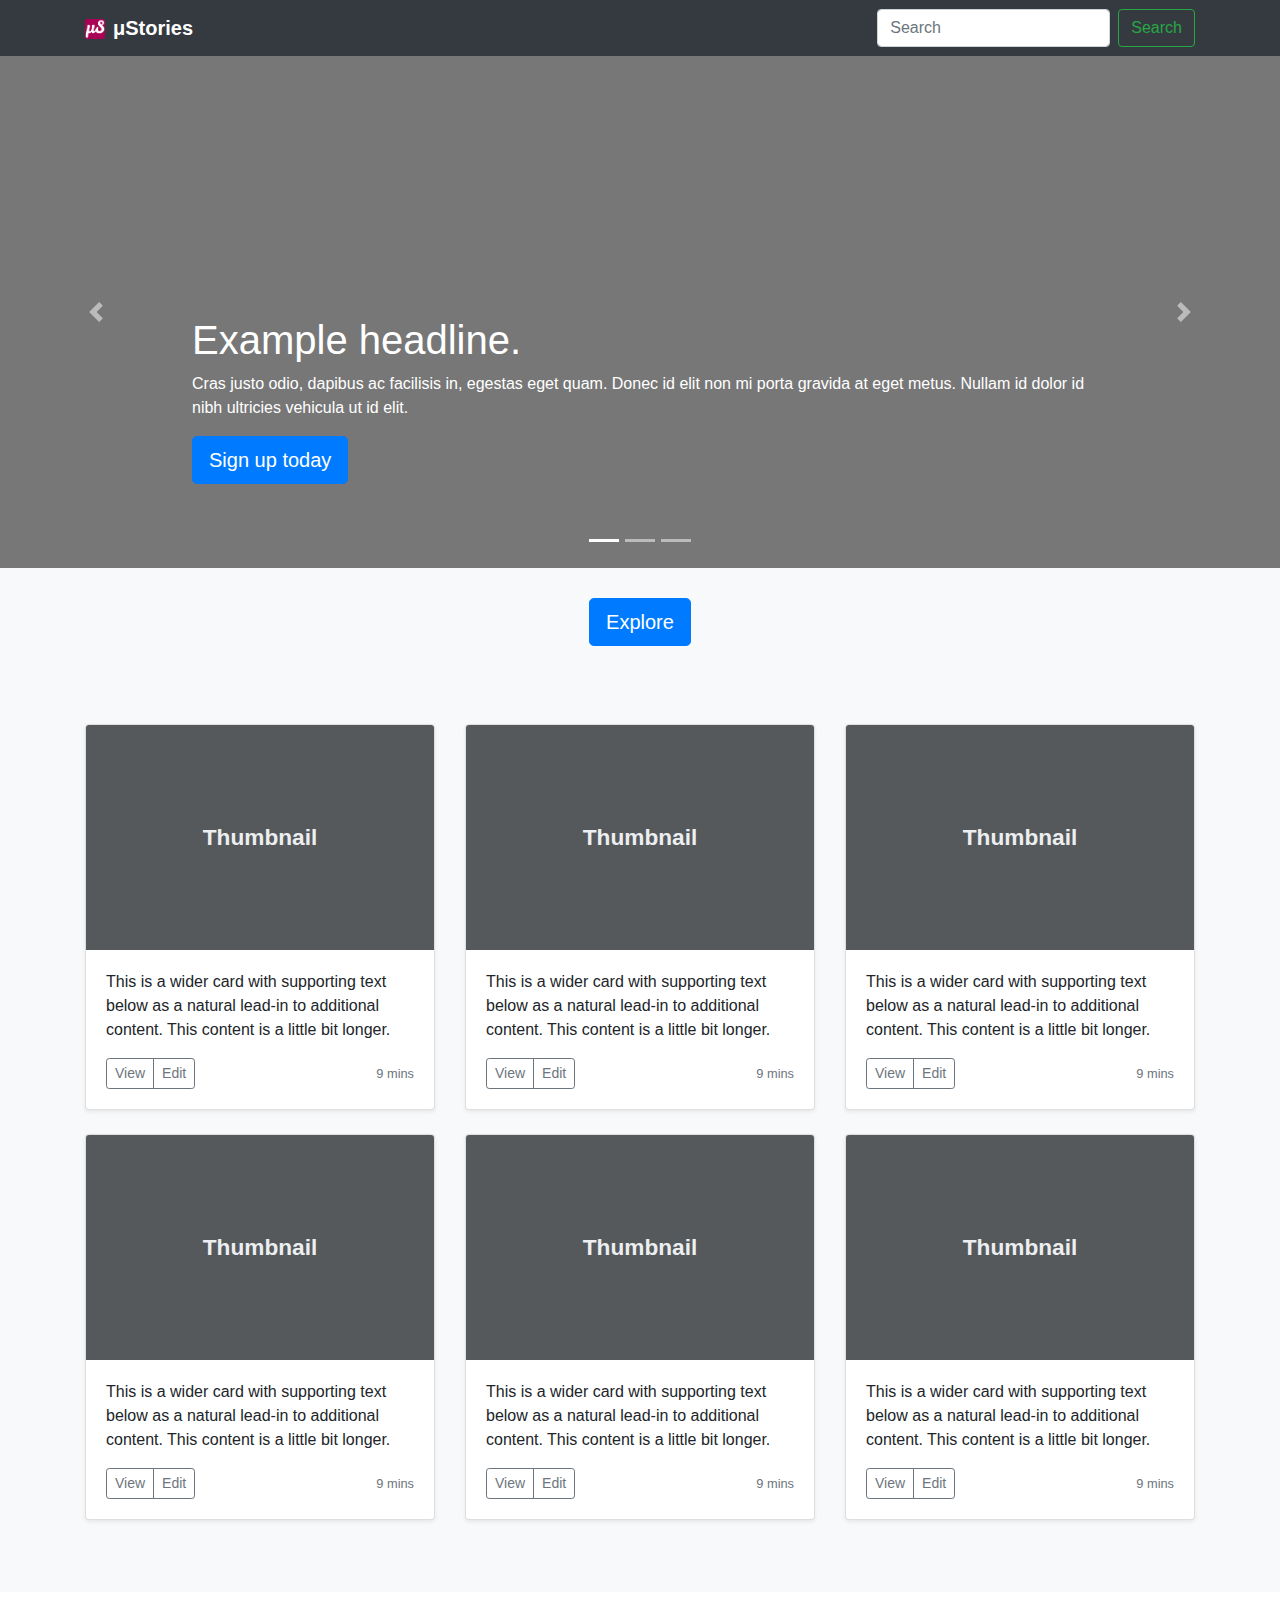
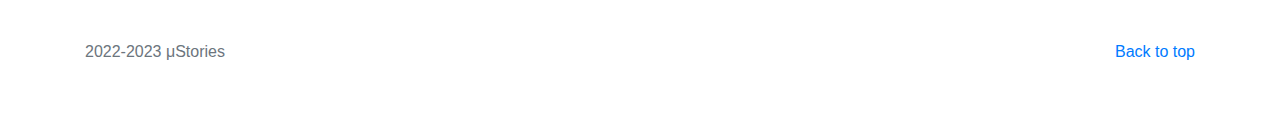
<file: additional-material/templates/index.html>
<!DOCTYPE html>
<html lang="en">
<head>
    <meta http-equiv="Content-Type" content="text/html; charset=UTF-8"/>

    <meta
            name="viewport"
            content="width=device-width, initial-scale=1, shrink-to-fit=no"
    />
    <meta name="description" content=""/>
    <meta name="author" content=""/>
    <link href="./img/favicon.ico" rel="icon"/>

    <title>μStories</title>

    <link
            rel="canonical"
            href="./index.html"
    />

    <!-- Bootstrap core CSS -->
    <link href="./resources/bootstrap.min.css" rel="stylesheet"/>

    <!-- Custom styles for this template -->
    <link href="./resources/base.css" rel="stylesheet"/>
</head>

<body>
<header>
    <div class="navbar navbar-dark bg-dark shadow-sm">
        <div class="container d-flex justify-content-between">
            <a
                    href="./index.html"
                    class="navbar-brand d-flex align-items-center"
            >
                <img
                        id="microstories-logo"
                        class="mr-2"
                        src="./img/microstories-logo.png"
                />
                <strong>μStories</strong>
            </a>
            <form class="form-inline mt-2 mt-md-0">
                <input
                        class="form-control mr-sm-2"
                        type="text"
                        placeholder="Search"
                        aria-label="Search"
                />
                <button class="btn btn-outline-success my-2 my-sm-0" type="submit">
                    Search
                </button>
            </form>
        </div>
    </div>
</header>

<main role="main">
    <div id="myCarousel" class="carousel slide" data-ride="carousel">
        <ol class="carousel-indicators">
            <li data-target="#myCarousel" data-slide-to="0" class="active"></li>
            <li data-target="#myCarousel" data-slide-to="1"></li>
            <li data-target="#myCarousel" data-slide-to="2"></li>
        </ol>
        <div class="carousel-inner">
            <div class="carousel-item active">
                <img
                        class="first-slide"
                        src="[data-uri]"
                        alt="First slide"
                />
                <div class="container">
                    <div class="carousel-caption text-left">
                        <h1>Example headline.</h1>
                        <p>
                            Cras justo odio, dapibus ac facilisis in, egestas eget quam.
                            Donec id elit non mi porta gravida at eget metus. Nullam id
                            dolor id nibh ultricies vehicula ut id elit.
                        </p>
                        <p>
                            <a class="btn btn-lg btn-primary" href="#" role="button"
                            >Sign up today</a
                            >
                        </p>
                    </div>
                </div>
            </div>
            <div class="carousel-item">
                <img
                        class="second-slide"
                        src="[data-uri]"
                        alt="Second slide"
                />
                <div class="container">
                    <div class="carousel-caption">
                        <h1>Another example headline.</h1>
                        <p>
                            Cras justo odio, dapibus ac facilisis in, egestas eget quam.
                            Donec id elit non mi porta gravida at eget metus. Nullam id
                            dolor id nibh ultricies vehicula ut id elit.
                        </p>
                        <p>
                            <a class="btn btn-lg btn-primary" href="#" role="button"
                            >Learn more</a
                            >
                        </p>
                    </div>
                </div>
            </div>
            <div class="carousel-item">
                <img
                        class="third-slide"
                        src="[data-uri]"
                        alt="Third slide"
                />
                <div class="container">
                    <div class="carousel-caption text-right">
                        <h1>One more for good measure.</h1>
                        <p>
                            Cras justo odio, dapibus ac facilisis in, egestas eget quam.
                            Donec id elit non mi porta gravida at eget metus. Nullam id
                            dolor id nibh ultricies vehicula ut id elit.
                        </p>
                        <p>
                            <a class="btn btn-lg btn-primary" href="#" role="button"
                            >Browse gallery</a
                            >
                        </p>
                    </div>
                </div>
            </div>
        </div>
        <a
                class="carousel-control-prev"
                href="#myCarousel"
                role="button"
                data-slide="prev"
        >
            <span class="carousel-control-prev-icon" aria-hidden="true"></span>
            <span class="sr-only">Previous</span>
        </a>
        <a
                class="carousel-control-next"
                href="#myCarousel"
                role="button"
                data-slide="next"
        >
            <span class="carousel-control-next-icon" aria-hidden="true"></span>
            <span class="sr-only">Next</span>
        </a>
    </div>

    <!-- Explorar button -->
    <div class="explore-btn">
        <a class="btn btn-lg btn-primary" href="./explore.html" role="button">Explore</a>
    </div>

    <!-- Stories -->
    <div class="album py-5 bg-light">
        <div class="container">
            <div class="row">
                <!-- Story -->

                <div class="col-md-4">
                    <div class="card mb-4 shadow-sm">
                        <img
                                class="card-img-top"
                                data-src="holder.js/100px225?theme=thumb&amp;bg=55595c&amp;fg=eceeef&amp;text=Thumbnail"
                                alt="Thumbnail [100%x225]"
                                style="height: 225px; width: 100%; display: block"
                                src="data:image/svg+xml;charset=UTF-8,%3Csvg%20width%3D%22348%22%20height%3D%22225%22%20xmlns%3D%22http%3A%2F%2Fwww.w3.org%2F2000%2Fsvg%22%20viewBox%3D%220%200%20348%20225%22%20preserveAspectRatio%3D%22none%22%3E%3Cdefs%3E%3Cstyle%20type%3D%22text%2Fcss%22%3E%23holder_1845ec2b083%20text%20%7B%20fill%3A%23eceeef%3Bfont-weight%3Abold%3Bfont-family%3AArial%2C%20Helvetica%2C%20Open%20Sans%2C%20sans-serif%2C%20monospace%3Bfont-size%3A17pt%20%7D%20%3C%2Fstyle%3E%3C%2Fdefs%3E%3Cg%20id%3D%22holder_1845ec2b083%22%3E%3Crect%20width%3D%22348%22%20height%3D%22225%22%20fill%3D%22%2355595c%22%3E%3C%2Frect%3E%3Cg%3E%3Ctext%20x%3D%22116.71875%22%20y%3D%22120.3%22%3EThumbnail%3C%2Ftext%3E%3C%2Fg%3E%3C%2Fg%3E%3C%2Fsvg%3E"
                                data-holder-rendered="true"
                        />
                        <div class="card-body">
                            <p class="card-text">
                                This is a wider card with supporting text below as a natural
                                lead-in to additional content. This content is a little bit
                                longer.
                            </p>
                            <div
                                    class="d-flex justify-content-between align-items-center"
                            >
                                <div class="btn-group">
                                    <button
                                            type="button"
                                            class="btn btn-sm btn-outline-secondary"
                                            data-toggle="modal"
                                            data-target="#storyModal"
                                    >
                                        View
                                    </button>

                                    <button
                                            type="button"
                                            class="btn btn-sm btn-outline-secondary"
                                    >
                                        Edit
                                    </button>
                                </div>
                                <small class="text-muted">9 mins</small>
                            </div>
                        </div>
                    </div>
                </div>
                <!-- Story -->
                <div class="col-md-4">
                    <div class="card mb-4 shadow-sm">
                        <img
                                class="card-img-top"
                                data-src="holder.js/100px225?theme=thumb&amp;bg=55595c&amp;fg=eceeef&amp;text=Thumbnail"
                                alt="Thumbnail [100%x225]"
                                src="data:image/svg+xml;charset=UTF-8,%3Csvg%20width%3D%22348%22%20height%3D%22225%22%20xmlns%3D%22http%3A%2F%2Fwww.w3.org%2F2000%2Fsvg%22%20viewBox%3D%220%200%20348%20225%22%20preserveAspectRatio%3D%22none%22%3E%3Cdefs%3E%3Cstyle%20type%3D%22text%2Fcss%22%3E%23holder_1845ec2b086%20text%20%7B%20fill%3A%23eceeef%3Bfont-weight%3Abold%3Bfont-family%3AArial%2C%20Helvetica%2C%20Open%20Sans%2C%20sans-serif%2C%20monospace%3Bfont-size%3A17pt%20%7D%20%3C%2Fstyle%3E%3C%2Fdefs%3E%3Cg%20id%3D%22holder_1845ec2b086%22%3E%3Crect%20width%3D%22348%22%20height%3D%22225%22%20fill%3D%22%2355595c%22%3E%3C%2Frect%3E%3Cg%3E%3Ctext%20x%3D%22116.71875%22%20y%3D%22120.3%22%3EThumbnail%3C%2Ftext%3E%3C%2Fg%3E%3C%2Fg%3E%3C%2Fsvg%3E"
                                data-holder-rendered="true"
                                style="height: 225px; width: 100%; display: block"
                        />
                        <div class="card-body">
                            <p class="card-text">
                                This is a wider card with supporting text below as a natural
                                lead-in to additional content. This content is a little bit
                                longer.
                            </p>
                            <div
                                    class="d-flex justify-content-between align-items-center"
                            >
                                <div class="btn-group">
                                    <button
                                            type="button"
                                            class="btn btn-sm btn-outline-secondary"
                                            data-toggle="modal"
                                            data-target="#storyModal"
                                    >
                                        View
                                    </button>
                                    <button
                                            type="button"
                                            class="btn btn-sm btn-outline-secondary"
                                    >
                                        Edit
                                    </button>
                                </div>
                                <small class="text-muted">9 mins</small>
                            </div>
                        </div>
                    </div>
                </div>
                <!-- Story -->
                <div class="col-md-4">
                    <div class="card mb-4 shadow-sm">
                        <img
                                class="card-img-top"
                                data-src="holder.js/100px225?theme=thumb&amp;bg=55595c&amp;fg=eceeef&amp;text=Thumbnail"
                                alt="Thumbnail [100%x225]"
                                src="data:image/svg+xml;charset=UTF-8,%3Csvg%20width%3D%22348%22%20height%3D%22225%22%20xmlns%3D%22http%3A%2F%2Fwww.w3.org%2F2000%2Fsvg%22%20viewBox%3D%220%200%20348%20225%22%20preserveAspectRatio%3D%22none%22%3E%3Cdefs%3E%3Cstyle%20type%3D%22text%2Fcss%22%3E%23holder_1845ec2b088%20text%20%7B%20fill%3A%23eceeef%3Bfont-weight%3Abold%3Bfont-family%3AArial%2C%20Helvetica%2C%20Open%20Sans%2C%20sans-serif%2C%20monospace%3Bfont-size%3A17pt%20%7D%20%3C%2Fstyle%3E%3C%2Fdefs%3E%3Cg%20id%3D%22holder_1845ec2b088%22%3E%3Crect%20width%3D%22348%22%20height%3D%22225%22%20fill%3D%22%2355595c%22%3E%3C%2Frect%3E%3Cg%3E%3Ctext%20x%3D%22116.71875%22%20y%3D%22120.3%22%3EThumbnail%3C%2Ftext%3E%3C%2Fg%3E%3C%2Fg%3E%3C%2Fsvg%3E"
                                data-holder-rendered="true"
                                style="height: 225px; width: 100%; display: block"
                        />
                        <div class="card-body">
                            <p class="card-text">
                                This is a wider card with supporting text below as a natural
                                lead-in to additional content. This content is a little bit
                                longer.
                            </p>
                            <div
                                    class="d-flex justify-content-between align-items-center"
                            >
                                <div class="btn-group">
                                    <button
                                            type="button"
                                            class="btn btn-sm btn-outline-secondary"
                                            data-toggle="modal"
                                            data-target="#storyModal"
                                    >
                                        View
                                    </button>
                                    <button
                                            type="button"
                                            class="btn btn-sm btn-outline-secondary"
                                    >
                                        Edit
                                    </button>
                                </div>
                                <small class="text-muted">9 mins</small>
                            </div>
                        </div>
                    </div>
                </div>

                <!-- Story -->
                <div class="col-md-4">
                    <div class="card mb-4 shadow-sm">
                        <img
                                class="card-img-top"
                                data-src="holder.js/100px225?theme=thumb&amp;bg=55595c&amp;fg=eceeef&amp;text=Thumbnail"
                                alt="Thumbnail [100%x225]"
                                src="data:image/svg+xml;charset=UTF-8,%3Csvg%20width%3D%22348%22%20height%3D%22225%22%20xmlns%3D%22http%3A%2F%2Fwww.w3.org%2F2000%2Fsvg%22%20viewBox%3D%220%200%20348%20225%22%20preserveAspectRatio%3D%22none%22%3E%3Cdefs%3E%3Cstyle%20type%3D%22text%2Fcss%22%3E%23holder_1845ec2b089%20text%20%7B%20fill%3A%23eceeef%3Bfont-weight%3Abold%3Bfont-family%3AArial%2C%20Helvetica%2C%20Open%20Sans%2C%20sans-serif%2C%20monospace%3Bfont-size%3A17pt%20%7D%20%3C%2Fstyle%3E%3C%2Fdefs%3E%3Cg%20id%3D%22holder_1845ec2b089%22%3E%3Crect%20width%3D%22348%22%20height%3D%22225%22%20fill%3D%22%2355595c%22%3E%3C%2Frect%3E%3Cg%3E%3Ctext%20x%3D%22116.71875%22%20y%3D%22120.3%22%3EThumbnail%3C%2Ftext%3E%3C%2Fg%3E%3C%2Fg%3E%3C%2Fsvg%3E"
                                data-holder-rendered="true"
                                style="height: 225px; width: 100%; display: block"
                        />
                        <div class="card-body">
                            <p class="card-text">
                                This is a wider card with supporting text below as a natural
                                lead-in to additional content. This content is a little bit
                                longer.
                            </p>
                            <div
                                    class="d-flex justify-content-between align-items-center"
                            >
                                <div class="btn-group">
                                    <button
                                            type="button"
                                            class="btn btn-sm btn-outline-secondary"
                                            data-toggle="modal"
                                            data-target="#storyModal"
                                    >
                                        View
                                    </button>
                                    <button
                                            type="button"
                                            class="btn btn-sm btn-outline-secondary"
                                    >
                                        Edit
                                    </button>
                                </div>
                                <small class="text-muted">9 mins</small>
                            </div>
                        </div>
                    </div>
                </div>
                <!-- Story -->
                <div class="col-md-4">
                    <div class="card mb-4 shadow-sm">
                        <img
                                class="card-img-top"
                                data-src="holder.js/100px225?theme=thumb&amp;bg=55595c&amp;fg=eceeef&amp;text=Thumbnail"
                                alt="Thumbnail [100%x225]"
                                src="data:image/svg+xml;charset=UTF-8,%3Csvg%20width%3D%22348%22%20height%3D%22225%22%20xmlns%3D%22http%3A%2F%2Fwww.w3.org%2F2000%2Fsvg%22%20viewBox%3D%220%200%20348%20225%22%20preserveAspectRatio%3D%22none%22%3E%3Cdefs%3E%3Cstyle%20type%3D%22text%2Fcss%22%3E%23holder_1845ec2b08a%20text%20%7B%20fill%3A%23eceeef%3Bfont-weight%3Abold%3Bfont-family%3AArial%2C%20Helvetica%2C%20Open%20Sans%2C%20sans-serif%2C%20monospace%3Bfont-size%3A17pt%20%7D%20%3C%2Fstyle%3E%3C%2Fdefs%3E%3Cg%20id%3D%22holder_1845ec2b08a%22%3E%3Crect%20width%3D%22348%22%20height%3D%22225%22%20fill%3D%22%2355595c%22%3E%3C%2Frect%3E%3Cg%3E%3Ctext%20x%3D%22116.71875%22%20y%3D%22120.3%22%3EThumbnail%3C%2Ftext%3E%3C%2Fg%3E%3C%2Fg%3E%3C%2Fsvg%3E"
                                data-holder-rendered="true"
                                style="height: 225px; width: 100%; display: block"
                        />
                        <div class="card-body">
                            <p class="card-text">
                                This is a wider card with supporting text below as a natural
                                lead-in to additional content. This content is a little bit
                                longer.
                            </p>
                            <div
                                    class="d-flex justify-content-between align-items-center"
                            >
                                <div class="btn-group">
                                    <button
                                            type="button"
                                            class="btn btn-sm btn-outline-secondary"
                                            data-toggle="modal"
                                            data-target="#storyModal"
                                    >
                                        View
                                    </button>
                                    <button
                                            type="button"
                                            class="btn btn-sm btn-outline-secondary"
                                    >
                                        Edit
                                    </button>
                                </div>
                                <small class="text-muted">9 mins</small>
                            </div>
                        </div>
                    </div>
                </div>
                <!-- Story -->
                <div class="col-md-4">
                    <div class="card mb-4 shadow-sm">
                        <img
                                class="card-img-top"
                                data-src="holder.js/100px225?theme=thumb&amp;bg=55595c&amp;fg=eceeef&amp;text=Thumbnail"
                                alt="Thumbnail [100%x225]"
                                src="data:image/svg+xml;charset=UTF-8,%3Csvg%20width%3D%22348%22%20height%3D%22225%22%20xmlns%3D%22http%3A%2F%2Fwww.w3.org%2F2000%2Fsvg%22%20viewBox%3D%220%200%20348%20225%22%20preserveAspectRatio%3D%22none%22%3E%3Cdefs%3E%3Cstyle%20type%3D%22text%2Fcss%22%3E%23holder_1845ec2b08c%20text%20%7B%20fill%3A%23eceeef%3Bfont-weight%3Abold%3Bfont-family%3AArial%2C%20Helvetica%2C%20Open%20Sans%2C%20sans-serif%2C%20monospace%3Bfont-size%3A17pt%20%7D%20%3C%2Fstyle%3E%3C%2Fdefs%3E%3Cg%20id%3D%22holder_1845ec2b08c%22%3E%3Crect%20width%3D%22348%22%20height%3D%22225%22%20fill%3D%22%2355595c%22%3E%3C%2Frect%3E%3Cg%3E%3Ctext%20x%3D%22116.71875%22%20y%3D%22120.3%22%3EThumbnail%3C%2Ftext%3E%3C%2Fg%3E%3C%2Fg%3E%3C%2Fsvg%3E"
                                data-holder-rendered="true"
                                style="height: 225px; width: 100%; display: block"
                        />
                        <div class="card-body">
                            <p class="card-text">
                                This is a wider card with supporting text below as a natural
                                lead-in to additional content. This content is a little bit
                                longer.
                            </p>
                            <div
                                    class="d-flex justify-content-between align-items-center"
                            >
                                <div class="btn-group">
                                    <button
                                            type="button"
                                            class="btn btn-sm btn-outline-secondary"
                                            data-toggle="modal"
                                            data-target="#storyModal"
                                    >
                                        View
                                    </button>
                                    <button
                                            type="button"
                                            class="btn btn-sm btn-outline-secondary"
                                    >
                                        Edit
                                    </button>
                                </div>
                                <small class="text-muted">9 mins</small>
                            </div>
                        </div>
                    </div>
                </div>
            </div>
        </div>
    </div>
</main>

<footer class="text-muted">
    <div class="container">
        <p class="float-right">
            <a href="#">Back to top</a>
        </p>
        <p clas="col-md-4">2022-2023 μStories</p>
    </div>
</footer>

<!-- Bootstrap core JavaScript
================================================== -->
<!-- Placed at the end of the document so the pages load faster -->
<script src="./resources/jquery-slim.min.js"></script>
<script>
    window.jQuery ||
    document.write(
        '<script src="./resources/jquery-slim.min.js"><\/script>'
    );
</script>

<script src="./resources/popper.min.js"></script>
<script src="./resources/bootstrap.min.js"></script>
<script src="./resources/holder.min.js"></script>

<svg
        xmlns="http://www.w3.org/2000/svg"
        width="348"
        height="225"
        viewBox="0 0 348 225"
        preserveAspectRatio="none"
        style="
        display: none;
        visibility: hidden;
        position: absolute;
        top: -100%;
        left: -100%;
      "
>
    <defs>
        <style type="text/css"></style>
    </defs>
    <text
            x="0"
            y="17"
            style="
          font-weight: bold;
          font-size: 17pt;
          font-family: Arial, Helvetica, Open Sans, sans-serif;
        "
    >
        Thumbnail
    </text>
</svg>

<!-- Modal -->
<div
        class="modal fade"
        id="storyModal"
        tabindex="-1"
        role="dialog"
        aria-labelledby="exampleModalLabel"
        aria-hidden="true"
>
    <div class="modal-dialog" role="document">
        <div class="modal-content">
            <div class="modal-header">
                <h5 class="modal-title" id="exampleModalLabel">Story</h5>
                <button
                        type="button"
                        class="close"
                        data-dismiss="modal"
                        aria-label="Close"
                >
                    <span aria-hidden="true">&times;</span>
                </button>
            </div>
            <div class="modal-body">...</div>
            <div class="modal-footer">
                <button
                        type="button"
                        class="btn btn-secondary"
                        data-dismiss="modal"
                >
                    Close
                </button>
            </div>
        </div>
    </div>
</div>
</body>
</html>
</file>
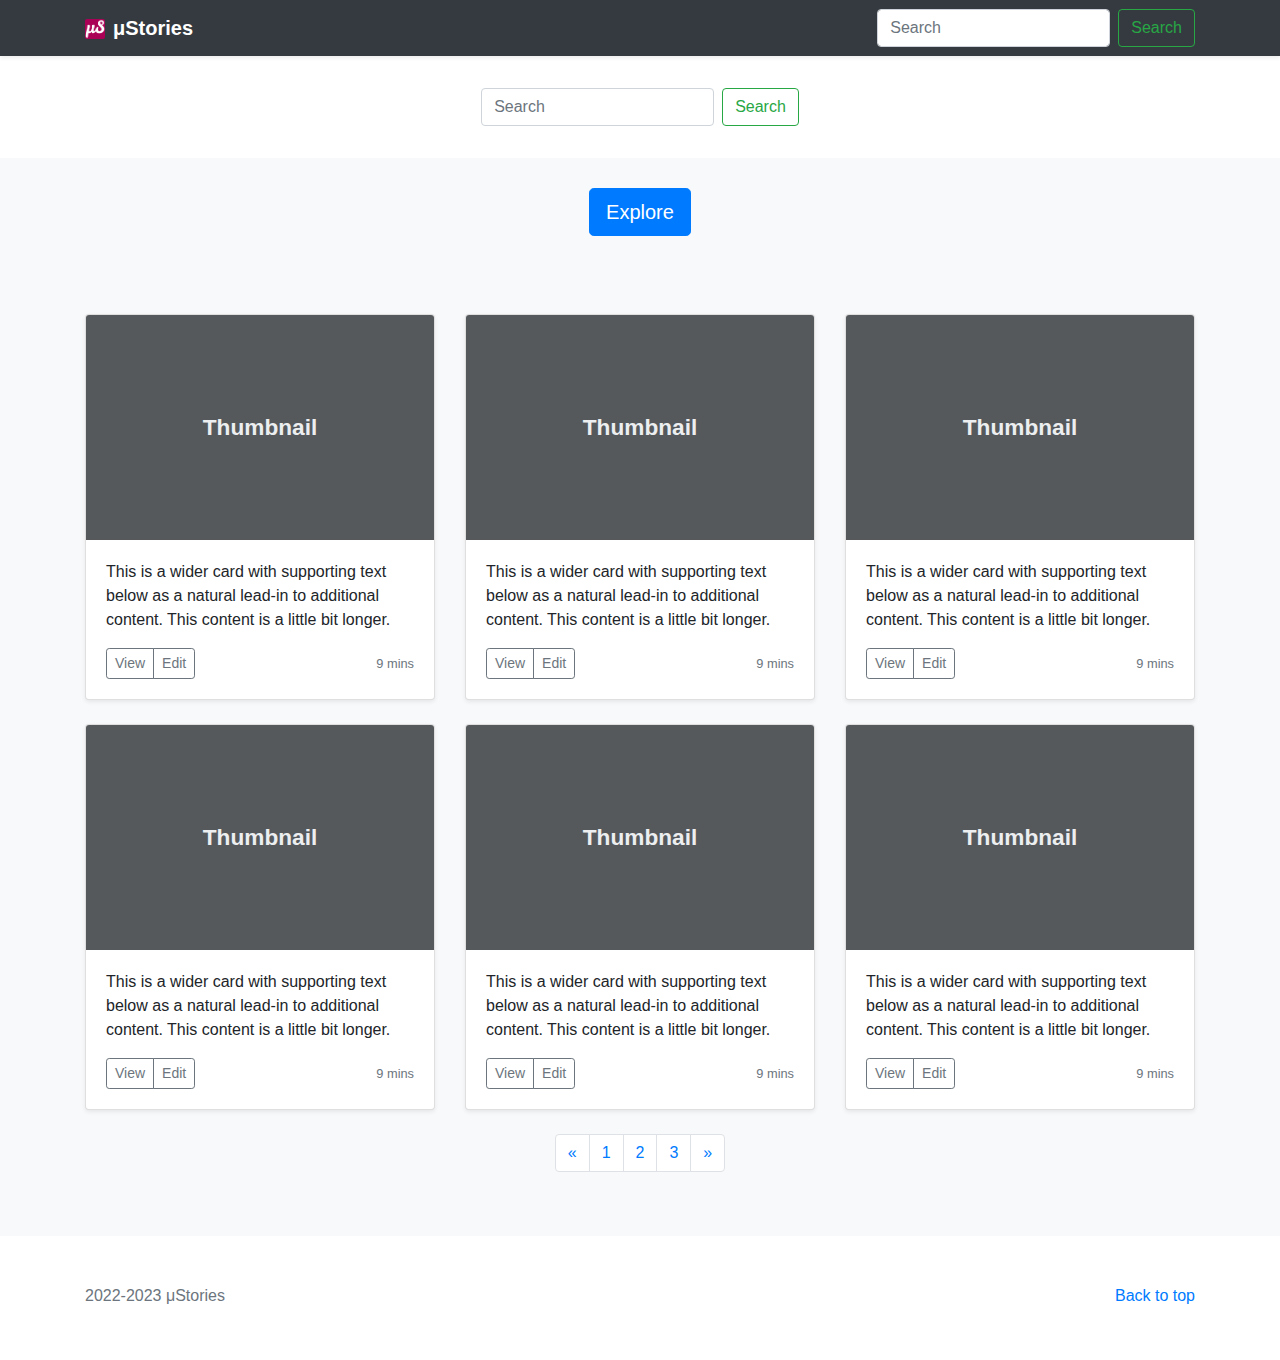
<file: additional-material/templates/search.html>
<!DOCTYPE html>
<html lang="en">
<head>
    <meta http-equiv="Content-Type" content="text/html; charset=UTF-8"/>

    <meta
            name="viewport"
            content="width=device-width, initial-scale=1, shrink-to-fit=no"
    />
    <meta name="description" content=""/>
    <meta name="author" content=""/>
    <link href="./img/favicon.ico" rel="icon"/>

    <title>μStories</title>

    <link
            rel="canonical"
            href="index.html"
    />

    <!-- Bootstrap core CSS -->
    <link href="./resources/bootstrap.min.css" rel="stylesheet"/>

    <!-- Custom styles for this template -->
    <link href="./resources/base.css" rel="stylesheet"/>
</head>

<body>
<header>
    <div class="navbar navbar-dark bg-dark shadow-sm">
        <div class="container d-flex justify-content-between">
            <a
                    href="index.html"
                    class="navbar-brand d-flex align-items-center"
            >
                <img
                        id="microstories-logo"
                        class="mr-2"
                        src="./img/microstories-logo.png"
                />
                <strong>μStories</strong>
            </a>
            <form class="form-inline mt-2 mt-md-0">
                <input
                        class="form-control mr-sm-2"
                        type="text"
                        placeholder="Search"
                        aria-label="Search"
                />
                <button class="btn btn-outline-success my-2 my-sm-0" type="submit">
                    Search
                </button>
            </form>
        </div>
    </div>
</header>

<main role="main">
    <section class="jumbotron text-center">
        <div class="container">
            <form class="form-inline mt-2 mt-md-0">
                <input
                        class="form-control mr-sm-2"
                        type="text"
                        placeholder="Search"
                        aria-label="Search"
                />
                <button class="btn btn-outline-success my-2 my-sm-0" type="submit">
                    Search
                </button>
            </form>
        </div>
    </section>

    <!-- Explorar button -->
    <div class="explore-btn">
        <a class="btn btn-lg btn-primary" href="./explore.html" role="button">Explore</a>
    </div>

    <!-- Stories -->
    <div class="album py-5 bg-light">
        <div class="container">
            <div class="row">
                <!-- Story -->
                <div class="col-md-4">
                    <div class="card mb-4 shadow-sm">
                        <img
                                class="card-img-top"
                                data-src="holder.js/100px225?theme=thumb&amp;bg=55595c&amp;fg=eceeef&amp;text=Thumbnail"
                                alt="Thumbnail [100%x225]"
                                style="height: 225px; width: 100%; display: block"
                                src="data:image/svg+xml;charset=UTF-8,%3Csvg%20width%3D%22348%22%20height%3D%22225%22%20xmlns%3D%22http%3A%2F%2Fwww.w3.org%2F2000%2Fsvg%22%20viewBox%3D%220%200%20348%20225%22%20preserveAspectRatio%3D%22none%22%3E%3Cdefs%3E%3Cstyle%20type%3D%22text%2Fcss%22%3E%23holder_1845ec2b083%20text%20%7B%20fill%3A%23eceeef%3Bfont-weight%3Abold%3Bfont-family%3AArial%2C%20Helvetica%2C%20Open%20Sans%2C%20sans-serif%2C%20monospace%3Bfont-size%3A17pt%20%7D%20%3C%2Fstyle%3E%3C%2Fdefs%3E%3Cg%20id%3D%22holder_1845ec2b083%22%3E%3Crect%20width%3D%22348%22%20height%3D%22225%22%20fill%3D%22%2355595c%22%3E%3C%2Frect%3E%3Cg%3E%3Ctext%20x%3D%22116.71875%22%20y%3D%22120.3%22%3EThumbnail%3C%2Ftext%3E%3C%2Fg%3E%3C%2Fg%3E%3C%2Fsvg%3E"
                                data-holder-rendered="true"
                        />
                        <div class="card-body">
                            <p class="card-text">
                                This is a wider card with supporting text below as a natural
                                lead-in to additional content. This content is a little bit
                                longer.
                            </p>
                            <div
                                    class="d-flex justify-content-between align-items-center"
                            >
                                <div class="btn-group">
                                    <button
                                            type="button"
                                            class="btn btn-sm btn-outline-secondary"
                                            data-toggle="modal"
                                            data-target="#storyModal"
                                    >
                                        View
                                    </button>
                                    <button
                                            type="button"
                                            class="btn btn-sm btn-outline-secondary"
                                    >
                                        Edit
                                    </button>
                                </div>
                                <small class="text-muted">9 mins</small>
                            </div>
                        </div>
                    </div>
                </div>
                <!-- Story -->
                <div class="col-md-4">
                    <div class="card mb-4 shadow-sm">
                        <img
                                class="card-img-top"
                                data-src="holder.js/100px225?theme=thumb&amp;bg=55595c&amp;fg=eceeef&amp;text=Thumbnail"
                                alt="Thumbnail [100%x225]"
                                src="data:image/svg+xml;charset=UTF-8,%3Csvg%20width%3D%22348%22%20height%3D%22225%22%20xmlns%3D%22http%3A%2F%2Fwww.w3.org%2F2000%2Fsvg%22%20viewBox%3D%220%200%20348%20225%22%20preserveAspectRatio%3D%22none%22%3E%3Cdefs%3E%3Cstyle%20type%3D%22text%2Fcss%22%3E%23holder_1845ec2b086%20text%20%7B%20fill%3A%23eceeef%3Bfont-weight%3Abold%3Bfont-family%3AArial%2C%20Helvetica%2C%20Open%20Sans%2C%20sans-serif%2C%20monospace%3Bfont-size%3A17pt%20%7D%20%3C%2Fstyle%3E%3C%2Fdefs%3E%3Cg%20id%3D%22holder_1845ec2b086%22%3E%3Crect%20width%3D%22348%22%20height%3D%22225%22%20fill%3D%22%2355595c%22%3E%3C%2Frect%3E%3Cg%3E%3Ctext%20x%3D%22116.71875%22%20y%3D%22120.3%22%3EThumbnail%3C%2Ftext%3E%3C%2Fg%3E%3C%2Fg%3E%3C%2Fsvg%3E"
                                data-holder-rendered="true"
                                style="height: 225px; width: 100%; display: block"
                        />
                        <div class="card-body">
                            <p class="card-text">
                                This is a wider card with supporting text below as a natural
                                lead-in to additional content. This content is a little bit
                                longer.
                            </p>
                            <div
                                    class="d-flex justify-content-between align-items-center"
                            >
                                <div class="btn-group">
                                    <button
                                            type="button"
                                            class="btn btn-sm btn-outline-secondary"
                                            data-toggle="modal"
                                            data-target="#storyModal"
                                    >
                                        View
                                    </button>
                                    <button
                                            type="button"
                                            class="btn btn-sm btn-outline-secondary"
                                    >
                                        Edit
                                    </button>
                                </div>
                                <small class="text-muted">9 mins</small>
                            </div>
                        </div>
                    </div>
                </div>
                <!-- Story -->
                <div class="col-md-4">
                    <div class="card mb-4 shadow-sm">
                        <img
                                class="card-img-top"
                                data-src="holder.js/100px225?theme=thumb&amp;bg=55595c&amp;fg=eceeef&amp;text=Thumbnail"
                                alt="Thumbnail [100%x225]"
                                src="data:image/svg+xml;charset=UTF-8,%3Csvg%20width%3D%22348%22%20height%3D%22225%22%20xmlns%3D%22http%3A%2F%2Fwww.w3.org%2F2000%2Fsvg%22%20viewBox%3D%220%200%20348%20225%22%20preserveAspectRatio%3D%22none%22%3E%3Cdefs%3E%3Cstyle%20type%3D%22text%2Fcss%22%3E%23holder_1845ec2b088%20text%20%7B%20fill%3A%23eceeef%3Bfont-weight%3Abold%3Bfont-family%3AArial%2C%20Helvetica%2C%20Open%20Sans%2C%20sans-serif%2C%20monospace%3Bfont-size%3A17pt%20%7D%20%3C%2Fstyle%3E%3C%2Fdefs%3E%3Cg%20id%3D%22holder_1845ec2b088%22%3E%3Crect%20width%3D%22348%22%20height%3D%22225%22%20fill%3D%22%2355595c%22%3E%3C%2Frect%3E%3Cg%3E%3Ctext%20x%3D%22116.71875%22%20y%3D%22120.3%22%3EThumbnail%3C%2Ftext%3E%3C%2Fg%3E%3C%2Fg%3E%3C%2Fsvg%3E"
                                data-holder-rendered="true"
                                style="height: 225px; width: 100%; display: block"
                        />
                        <div class="card-body">
                            <p class="card-text">
                                This is a wider card with supporting text below as a natural
                                lead-in to additional content. This content is a little bit
                                longer.
                            </p>
                            <div
                                    class="d-flex justify-content-between align-items-center"
                            >
                                <div class="btn-group">
                                    <button
                                            type="button"
                                            class="btn btn-sm btn-outline-secondary"
                                            data-toggle="modal"
                                            data-target="#storyModal"
                                    >
                                        View
                                    </button>
                                    <button
                                            type="button"
                                            class="btn btn-sm btn-outline-secondary"
                                    >
                                        Edit
                                    </button>
                                </div>
                                <small class="text-muted">9 mins</small>
                            </div>
                        </div>
                    </div>
                </div>

                <!-- Story -->
                <div class="col-md-4">
                    <div class="card mb-4 shadow-sm">
                        <img
                                class="card-img-top"
                                data-src="holder.js/100px225?theme=thumb&amp;bg=55595c&amp;fg=eceeef&amp;text=Thumbnail"
                                alt="Thumbnail [100%x225]"
                                src="data:image/svg+xml;charset=UTF-8,%3Csvg%20width%3D%22348%22%20height%3D%22225%22%20xmlns%3D%22http%3A%2F%2Fwww.w3.org%2F2000%2Fsvg%22%20viewBox%3D%220%200%20348%20225%22%20preserveAspectRatio%3D%22none%22%3E%3Cdefs%3E%3Cstyle%20type%3D%22text%2Fcss%22%3E%23holder_1845ec2b089%20text%20%7B%20fill%3A%23eceeef%3Bfont-weight%3Abold%3Bfont-family%3AArial%2C%20Helvetica%2C%20Open%20Sans%2C%20sans-serif%2C%20monospace%3Bfont-size%3A17pt%20%7D%20%3C%2Fstyle%3E%3C%2Fdefs%3E%3Cg%20id%3D%22holder_1845ec2b089%22%3E%3Crect%20width%3D%22348%22%20height%3D%22225%22%20fill%3D%22%2355595c%22%3E%3C%2Frect%3E%3Cg%3E%3Ctext%20x%3D%22116.71875%22%20y%3D%22120.3%22%3EThumbnail%3C%2Ftext%3E%3C%2Fg%3E%3C%2Fg%3E%3C%2Fsvg%3E"
                                data-holder-rendered="true"
                                style="height: 225px; width: 100%; display: block"
                        />
                        <div class="card-body">
                            <p class="card-text">
                                This is a wider card with supporting text below as a natural
                                lead-in to additional content. This content is a little bit
                                longer.
                            </p>
                            <div
                                    class="d-flex justify-content-between align-items-center"
                            >
                                <div class="btn-group">
                                    <button
                                            type="button"
                                            class="btn btn-sm btn-outline-secondary"
                                            data-toggle="modal"
                                            data-target="#storyModal"
                                    >
                                        View
                                    </button>
                                    <button
                                            type="button"
                                            class="btn btn-sm btn-outline-secondary"
                                    >
                                        Edit
                                    </button>
                                </div>
                                <small class="text-muted">9 mins</small>
                            </div>
                        </div>
                    </div>
                </div>
                <!-- Story -->
                <div class="col-md-4">
                    <div class="card mb-4 shadow-sm">
                        <img
                                class="card-img-top"
                                data-src="holder.js/100px225?theme=thumb&amp;bg=55595c&amp;fg=eceeef&amp;text=Thumbnail"
                                alt="Thumbnail [100%x225]"
                                src="data:image/svg+xml;charset=UTF-8,%3Csvg%20width%3D%22348%22%20height%3D%22225%22%20xmlns%3D%22http%3A%2F%2Fwww.w3.org%2F2000%2Fsvg%22%20viewBox%3D%220%200%20348%20225%22%20preserveAspectRatio%3D%22none%22%3E%3Cdefs%3E%3Cstyle%20type%3D%22text%2Fcss%22%3E%23holder_1845ec2b08a%20text%20%7B%20fill%3A%23eceeef%3Bfont-weight%3Abold%3Bfont-family%3AArial%2C%20Helvetica%2C%20Open%20Sans%2C%20sans-serif%2C%20monospace%3Bfont-size%3A17pt%20%7D%20%3C%2Fstyle%3E%3C%2Fdefs%3E%3Cg%20id%3D%22holder_1845ec2b08a%22%3E%3Crect%20width%3D%22348%22%20height%3D%22225%22%20fill%3D%22%2355595c%22%3E%3C%2Frect%3E%3Cg%3E%3Ctext%20x%3D%22116.71875%22%20y%3D%22120.3%22%3EThumbnail%3C%2Ftext%3E%3C%2Fg%3E%3C%2Fg%3E%3C%2Fsvg%3E"
                                data-holder-rendered="true"
                                style="height: 225px; width: 100%; display: block"
                        />
                        <div class="card-body">
                            <p class="card-text">
                                This is a wider card with supporting text below as a natural
                                lead-in to additional content. This content is a little bit
                                longer.
                            </p>
                            <div
                                    class="d-flex justify-content-between align-items-center"
                            >
                                <div class="btn-group">
                                    <button
                                            type="button"
                                            class="btn btn-sm btn-outline-secondary"
                                            data-toggle="modal"
                                            data-target="#storyModal"
                                    >
                                        View
                                    </button>
                                    <button
                                            type="button"
                                            class="btn btn-sm btn-outline-secondary"
                                    >
                                        Edit
                                    </button>
                                </div>
                                <small class="text-muted">9 mins</small>
                            </div>
                        </div>
                    </div>
                </div>
                <!-- Story -->
                <div class="col-md-4">
                    <div class="card mb-4 shadow-sm">
                        <img
                                class="card-img-top"
                                data-src="holder.js/100px225?theme=thumb&amp;bg=55595c&amp;fg=eceeef&amp;text=Thumbnail"
                                alt="Thumbnail [100%x225]"
                                src="data:image/svg+xml;charset=UTF-8,%3Csvg%20width%3D%22348%22%20height%3D%22225%22%20xmlns%3D%22http%3A%2F%2Fwww.w3.org%2F2000%2Fsvg%22%20viewBox%3D%220%200%20348%20225%22%20preserveAspectRatio%3D%22none%22%3E%3Cdefs%3E%3Cstyle%20type%3D%22text%2Fcss%22%3E%23holder_1845ec2b08c%20text%20%7B%20fill%3A%23eceeef%3Bfont-weight%3Abold%3Bfont-family%3AArial%2C%20Helvetica%2C%20Open%20Sans%2C%20sans-serif%2C%20monospace%3Bfont-size%3A17pt%20%7D%20%3C%2Fstyle%3E%3C%2Fdefs%3E%3Cg%20id%3D%22holder_1845ec2b08c%22%3E%3Crect%20width%3D%22348%22%20height%3D%22225%22%20fill%3D%22%2355595c%22%3E%3C%2Frect%3E%3Cg%3E%3Ctext%20x%3D%22116.71875%22%20y%3D%22120.3%22%3EThumbnail%3C%2Ftext%3E%3C%2Fg%3E%3C%2Fg%3E%3C%2Fsvg%3E"
                                data-holder-rendered="true"
                                style="height: 225px; width: 100%; display: block"
                        />
                        <div class="card-body">
                            <p class="card-text">
                                This is a wider card with supporting text below as a natural
                                lead-in to additional content. This content is a little bit
                                longer.
                            </p>
                            <div
                                    class="d-flex justify-content-between align-items-center"
                            >
                                <div class="btn-group">
                                    <button
                                            type="button"
                                            class="btn btn-sm btn-outline-secondary"
                                    >
                                        View
                                    </button>
                                    <button
                                            type="button"
                                            class="btn btn-sm btn-outline-secondary"
                                    >
                                        Edit
                                    </button>
                                </div>
                                <small class="text-muted">9 mins</small>
                            </div>
                        </div>
                    </div>
                </div>
            </div>
            <!-- Pagination -->
            <nav aria-label="Page navigation">
                <ul class="pagination">
                    <li class="page-item">
                        <a class="page-link" href="#" aria-label="Previous">
                            <span aria-hidden="true">&laquo;</span>
                            <span class="sr-only">Previous</span>
                        </a>
                    </li>
                    <li class="page-item"><a class="page-link" href="#">1</a></li>
                    <li class="page-item"><a class="page-link" href="#">2</a></li>
                    <li class="page-item"><a class="page-link" href="#">3</a></li>
                    <li class="page-item">
                        <a class="page-link" href="#" aria-label="Next">
                            <span aria-hidden="true">&raquo;</span>
                            <span class="sr-only">Next</span>
                        </a>
                    </li>
                </ul>
            </nav>
        </div>
    </div>
</main>

<footer class="text-muted">
    <div class="container">
        <p class="float-right">
            <a href="#">Back to top</a>
        </p>
        <p clas="col-md-4">2022-2023 μStories</p>
    </div>
</footer>

<!-- Bootstrap core JavaScript
================================================== -->
<!-- Placed at the end of the document so the pages load faster -->
<script src="./resources/jquery-slim.min.js"></script>
<script>
    window.jQuery ||
    document.write(
        '<script src="./resources/jquery-slim.min.js"><\/script>'
    );
</script>

<script src="./resources/popper.min.js"></script>
<script src="./resources/bootstrap.min.js"></script>
<script src="./resources/holder.min.js"></script>

<svg
        xmlns="http://www.w3.org/2000/svg"
        width="348"
        height="225"
        viewBox="0 0 348 225"
        preserveAspectRatio="none"
        style="
        display: none;
        visibility: hidden;
        position: absolute;
        top: -100%;
        left: -100%;
      "
>
    <defs>
        <style type="text/css"></style>
    </defs>
    <text
            x="0"
            y="17"
            style="
          font-weight: bold;
          font-size: 17pt;
          font-family: Arial, Helvetica, Open Sans, sans-serif;
        "
    >
        Thumbnail
    </text>
</svg>
<!-- Modal -->
<div
        class="modal fade"
        id="storyModal"
        tabindex="-1"
        role="dialog"
        aria-labelledby="exampleModalLabel"
        aria-hidden="true"
>
    <div class="modal-dialog" role="document">
        <div class="modal-content">
            <div class="modal-header">
                <h5 class="modal-title" id="exampleModalLabel">Story</h5>
                <button
                        type="button"
                        class="close"
                        data-dismiss="modal"
                        aria-label="Close"
                >
                    <span aria-hidden="true">&times;</span>
                </button>
            </div>
            <div class="modal-body">...</div>
            <div class="modal-footer">
                <button
                        type="button"
                        class="btn btn-secondary"
                        data-dismiss="modal"
                >
                    Close
                </button>
            </div>
        </div>
    </div>
</div>
</body>
</html>
</file>
<file: additional-material/templates/resources/base.css>
:root {
  --jumbotron-padding-y: 1rem;
}

.jumbotron {
  padding-top: var(--jumbotron-padding-y);
  padding-bottom: var(--jumbotron-padding-y);
  margin-bottom: 0;
  background-color: #fff;
}
@media (min-width: 768px) {
  .jumbotron {
    padding-top: calc(var(--jumbotron-padding-y) * 2);
    padding-bottom: calc(var(--jumbotron-padding-y) * 2);
  }
}

.jumbotron p:last-child {
  margin-bottom: 0;
}

.jumbotron-heading {
  font-weight: 300;
}

.jumbotron .container {
  max-width: 40rem;
}

footer {
  padding-top: 3rem;
  padding-bottom: 3rem;
}

footer p {
  margin-bottom: .25rem;
}

/* CUSTOMIZE LOGO
-------------------------------------------------- */

#microstories-logo{
  width:20px;
  height: 20px;
  margin-right: 5px;
  position: relative;
  top:1px;
}

/* CUSTOMIZE THE CAROUSEL
-------------------------------------------------- */

/* Carousel base class */
.carousel {
  
}
/* Since positioning the image, we need to help out the caption */
.carousel-caption {
  bottom: 3rem;
  z-index: 10;
}

/* Declare heights because of positioning of img element */
.carousel-item {
  height: 32rem;
  background-color: #777;
}
.carousel-item > img {
  position: absolute;
  top: 0;
  left: 0;
  min-width: 100%;
  height: 32rem;
}

/* Explore button
-------------------------------------------------- */

.explore-btn {
  display: flex;
  justify-content: center;
  padding: 30px;
  background-color: #f8f9fa;
}


/* SEARCH
-------------------------------------------------- */

.form-inline{
  display: flex;
  justify-content: center;
}

.pagination{
  display: flex;
  justify-content: center;
}
</file>
